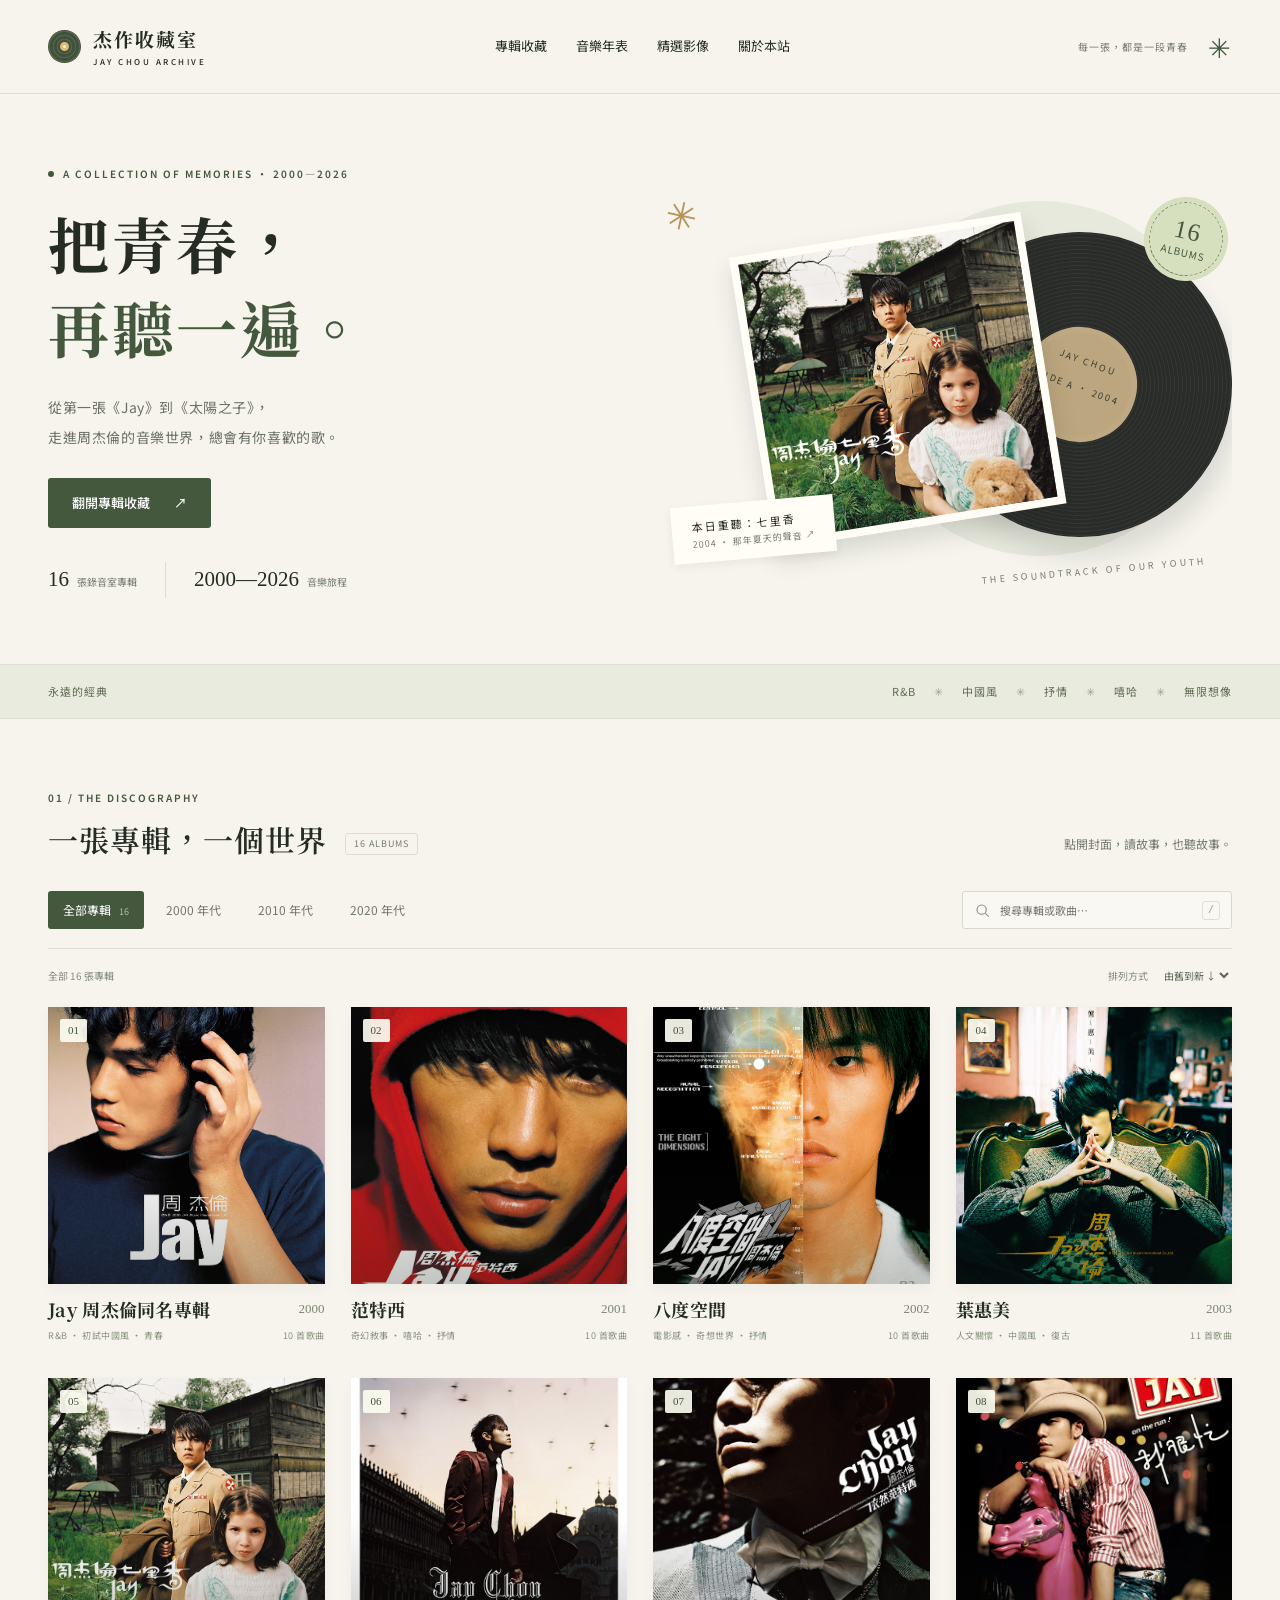
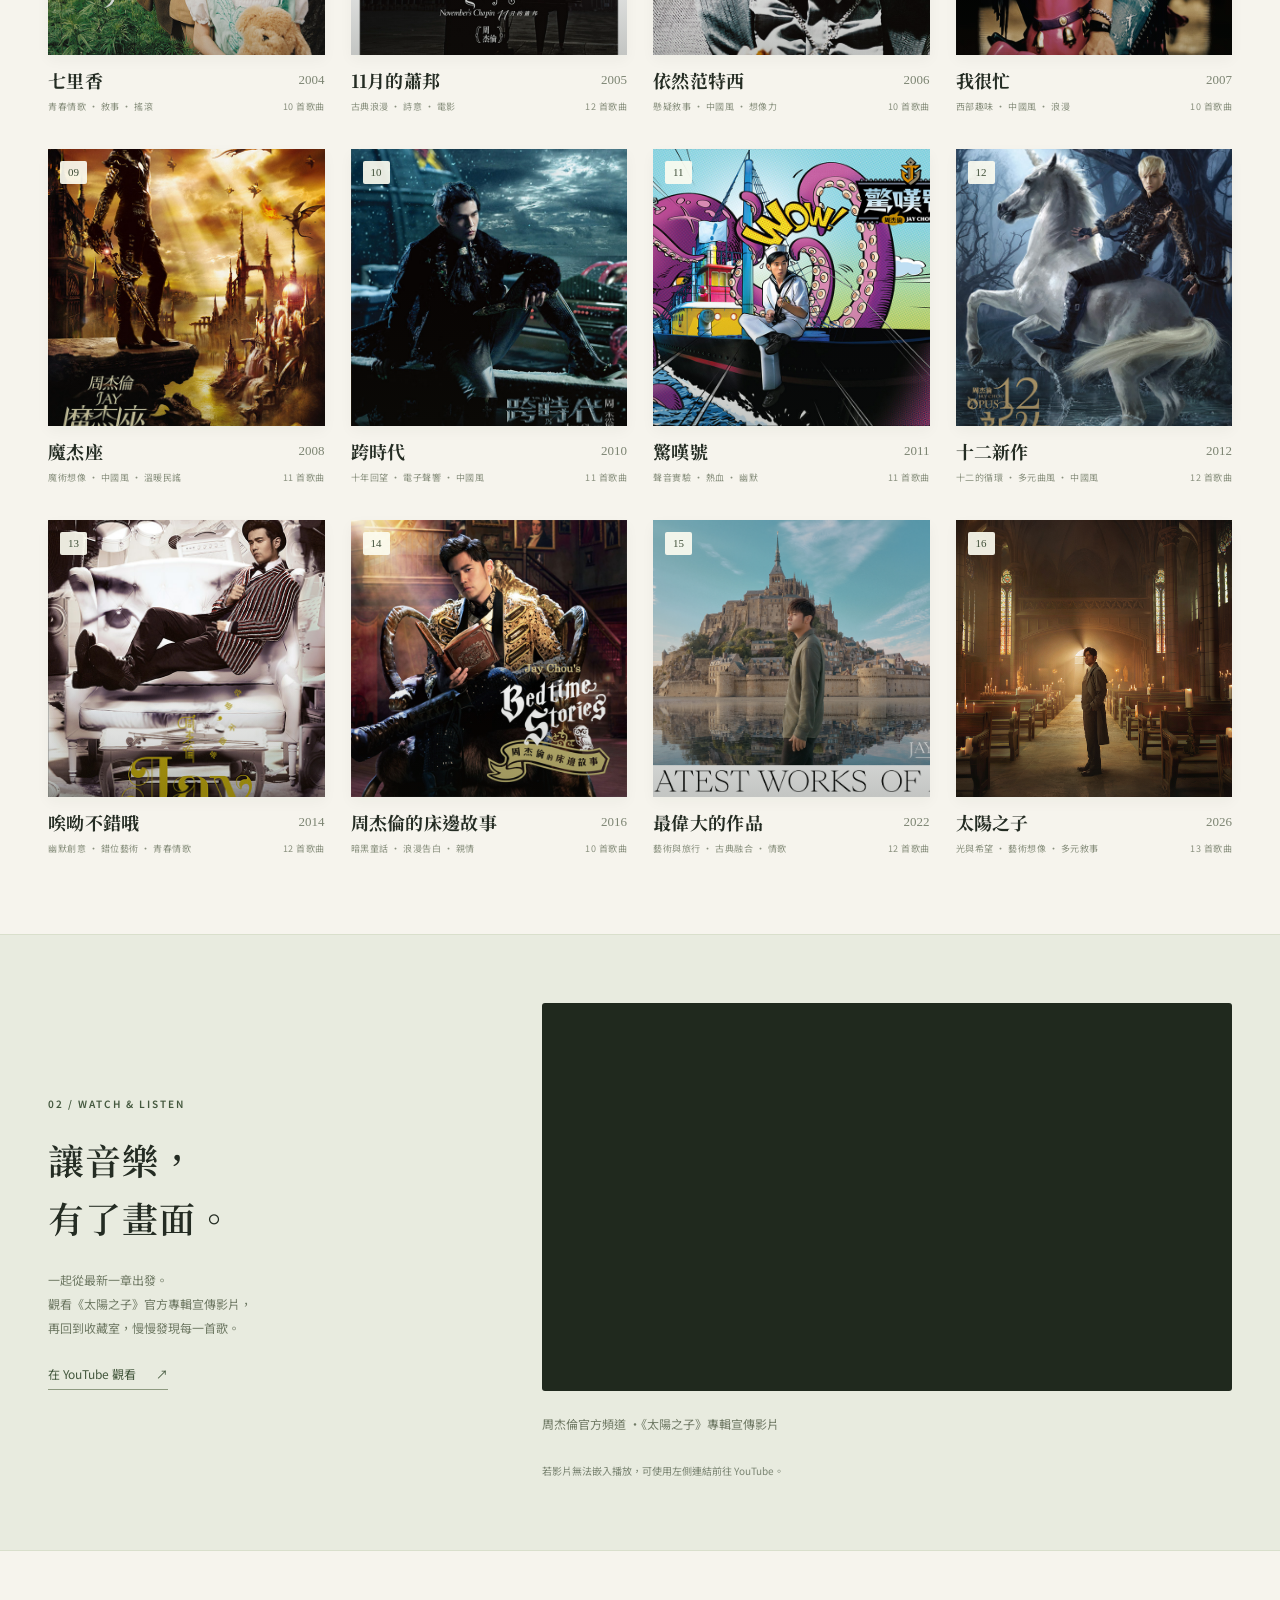
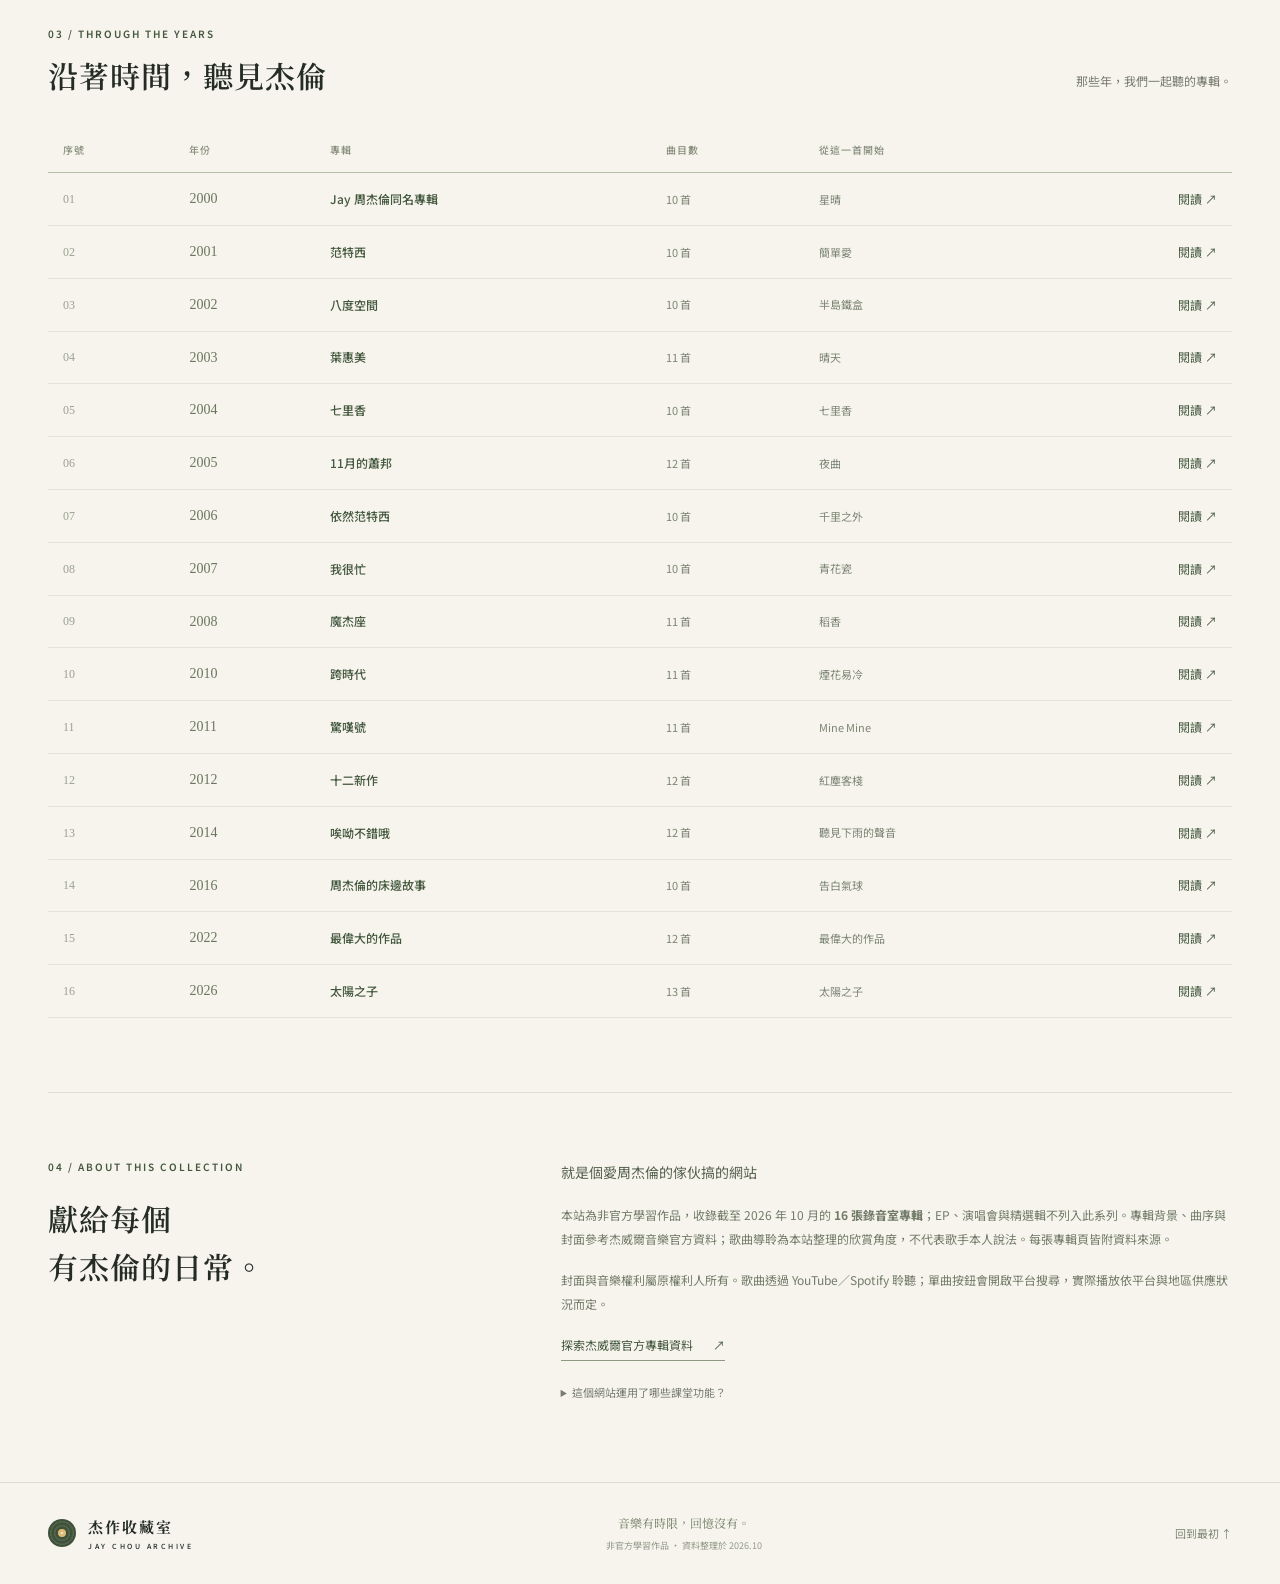
<file: index.html>
<!DOCTYPE html>
<html lang="zh-Hant">
<head>
  <meta charset="UTF-8">
  <meta name="viewport" content="width=device-width, initial-scale=1.0">
  <meta name="description" content="從 Jay 到太陽之子，走進周杰倫的16張錄音室專輯，讀歌曲故事，重聽陪我們長大的旋律。">
  <meta name="theme-color" content="#f5f3eb">
  <title>杰作收藏室｜周杰倫專輯導覽</title>
  <link rel="icon" href="assets/favicon.svg" type="image/svg+xml">
  <link rel="preconnect" href="https://fonts.googleapis.com">
  <link rel="preconnect" href="https://fonts.gstatic.com" crossorigin>
  <link href="https://fonts.googleapis.com/css2?family=Noto+Sans+TC:wght@400;500;600;700&family=Noto+Serif+TC:wght@500;600;700;800&display=swap" rel="stylesheet">
  <link rel="stylesheet" href="style.css?v=2">
  <script src="album-data.js" defer></script>
  <script src="app.js?v=2" defer></script>
</head>
<body>
  <a class="skip-link" href="#main">跳到主要內容</a>
  <!-- 導覽列：使用 nav 與頁內錨點連結。 -->
  <header class="site-header">
    <div class="container header-inner">
      <a class="brand" href="#home" aria-label="杰作收藏室首頁"><span class="brand-record" aria-hidden="true"></span><span>杰作收藏室<small>JAY CHOU ARCHIVE</small></span></a>
      <nav aria-label="主要導覽">
        <a href="#albums">專輯收藏</a><a href="#timeline">音樂年表</a><a href="#video">精選影像</a><a href="#about">關於本站</a>
      </nav>
      <span class="header-note">每一張，都是一段青春<span class="small-star" aria-hidden="true">✳</span></span>
    </div>
  </header>
  <main id="main">
    <div id="home-view">
      <!-- 章節與置中：每個 section 用 .container 控制寬度、margin 置中。 -->
      <section id="home" class="hero container">
        <div class="hero-copy">
          <p class="eyebrow"><span class="status-dot"></span> A COLLECTION OF MEMORIES · 2000—2026</p>
          <h1>把青春，<br><span>再聽一遍。</span></h1>
          <p class="hero-description">從第一張《Jay》到《太陽之子》，<br>走進周杰倫的音樂世界，總會有你喜歡的歌。</p>
          <a class="button button-primary" href="#albums">翻開專輯收藏 <span aria-hidden="true">↗</span></a>
          <div class="hero-facts"><span><b>16</b> 張錄音室專輯</span><span><b>2000—2026</b> 音樂旅程</span></div>
        </div> 
        <div class="hero-art" id="hero-art" aria-label="精選專輯唱片展示"></div>
      </section>
      <div class="chapter-strip"><div class="container"><span>永遠的經典</span><span>R&B <i>✳</i> 中國風 <i>✳</i> 抒情 <i>✳</i> 嘻哈 <i>✳</i> 無限想像</span></div></div>
      <section id="albums" class="collection container">
        <div class="section-heading"><div><p class="eyebrow">01 / THE DISCOGRAPHY</p><h2>一張專輯，一個世界<span class="count-label">16 ALBUMS</span></h2></div><p>點開封面，讀故事，也聽故事。</p></div>
        <div class="collection-controls">
          <div class="filter-tabs" role="group" aria-label="以年代篩選專輯"><button class="filter active" data-era="all" aria-pressed="true">全部專輯 <span>16</span></button><button class="filter" data-era="2000" aria-pressed="false">2000 年代</button><button class="filter" data-era="2010" aria-pressed="false">2010 年代</button><button class="filter" data-era="2020" aria-pressed="false">2020 年代</button></div>
          <label class="search-field"><svg viewBox="0 0 24 24" fill="none" stroke="currentColor" stroke-width="1.6" aria-hidden="true"><circle cx="10.8" cy="10.8" r="6.5"/><path d="m16 16 4.7 4.7"/></svg><input id="search" type="search" aria-label="搜尋專輯或歌曲" placeholder="搜尋專輯或歌曲…" autocomplete="off"><kbd>/</kbd></label>
        </div>
        <div class="collection-meta"><p id="result-count" aria-live="polite">全部 16 張專輯</p><label>排列方式 <select id="sort" aria-label="排列方式"><option value="asc">由舊到新 ↓</option><option value="desc">由新到舊 ↓</option></select></label></div>
        <div id="album-grid" class="album-grid"></div>
        <div id="empty-state" class="empty-state" hidden><span aria-hidden="true">♫</span><h3>還沒找到這首旋律</h3><p>試試「晴天」、「七里香」，或換一個年代。</p><button class="button button-outline" id="clear-filters">清除搜尋與篩選</button></div>
      </section>
      <section id="video" class="video-section"><div class="container video-layout"><div><p class="eyebrow">02 / WATCH & LISTEN</p><h2>讓音樂，<br>有了畫面。</h2><p>一起從最新一章出發。<br>觀看《太陽之子》官方專輯宣傳影片，<br>再回到收藏室，慢慢發現每一首歌。</p><a class="text-link" href="https://www.youtube.com/watch?v=Dz3Cu608VGU" target="_blank" rel="noopener noreferrer">在 YouTube 觀看 <span aria-hidden="true">↗</span></a></div><div class="video-frame"><iframe src="https://www.youtube-nocookie.com/embed/Dz3Cu608VGU" title="周杰倫第16張專輯《太陽之子》官方宣傳影片" loading="lazy" allow="accelerometer; clipboard-write; encrypted-media; gyroscope; picture-in-picture; web-share" referrerpolicy="strict-origin-when-cross-origin" allowfullscreen></iframe><p>周杰倫官方頻道 ·《太陽之子》專輯宣傳影片</p><small>若影片無法嵌入播放，可使用左側連結前往 YouTube。</small></div></div></section>
      <!-- 加分項目：表格整理專輯年表，按鈕可直接開啟介紹。 -->
      <section id="timeline" class="timeline-section container"><div class="section-heading"><div><p class="eyebrow">03 / THROUGH THE YEARS</p><h2>沿著時間，聽見杰倫</h2></div><p>那些年，我們一起聽的專輯。</p></div><div class="table-wrap"><table><caption class="sr-only">周杰倫16張錄音室專輯發行年表</caption><thead><tr><th scope="col">序號</th><th scope="col">年份</th><th scope="col">專輯</th><th scope="col">曲目數</th><th scope="col">從這一首開始</th><th scope="col"><span class="sr-only">專輯連結</span></th></tr></thead><tbody id="timeline-body"></tbody></table></div></section>
      <section id="about" class="about-section container"><div><p class="eyebrow">04 / ABOUT THIS COLLECTION</p><h2>獻給每個<br>有杰倫的日常。</h2></div><div class="about-copy"><p>就是個愛周杰倫的傢伙搞的網站
      </p><p>本站為非官方學習作品，收錄截至 2026 年 10 月的 <strong>16 張錄音室專輯</strong>；EP、演唱會與精選輯不列入此系列。專輯背景、曲序與封面參考杰威爾音樂官方資料；歌曲導聆為本站整理的欣賞角度，不代表歌手本人說法。每張專輯頁皆附資料來源。</p><p>封面與音樂權利屬原權利人所有。歌曲透過 YouTube／Spotify 聆聽；單曲按鈕會開啟平台搜尋，實際播放依平台與地區供應狀況而定。</p><a class="text-link" href="https://www.jvrmusic.com/artist/gallery/list/1150822038412333056?type=album" target="_blank" rel="noopener noreferrer">探索杰威爾官方專輯資料 <span aria-hidden="true">↗</span></a><details class="assignment-note"><summary>這個網站運用了哪些課堂功能？</summary><ul><li>導覽列：nav 與錨點連結切換各章節。</li><li>置中：.container 搭配 max-width 與 margin: auto。</li><li>章節：section 劃分專輯、影像、年表和關於。</li><li>.class：共用按鈕、卡片、標題與排版樣式。</li><li>影片：iframe 嵌入官方 YouTube 宣傳影片。</li><li>加分：篩選按鈕、搜尋、專輯年表與歌曲展開互動。</li></ul></details></div></section>
    </div>
    <div id="detail-view" hidden></div>
  </main>
  <footer class="site-footer"><div class="container"><a class="brand footer-brand" href="#home"><span class="brand-record" aria-hidden="true"></span><span>杰作收藏室<small>JAY CHOU ARCHIVE</small></span></a><p>音樂有時限，回憶沒有。<span>非官方學習作品 · 資料整理於 2026.10</span></p><a href="#home">回到最初 ↑</a></div></footer>
  <noscript><div class="noscript">請開啟 JavaScript 以瀏覽完整專輯與歌曲介紹。也可從上方連結前往杰威爾官方網站。</div></noscript>
</body>
</html>
</file>
<file: style.css>
/* 共用 .class：容器置中、色彩與按鈕樣式。 */
:root{--paper:#f6f4ed;--ink:#242c23;--olive:#44583e;--muted:#777c6e;--line:#dcded1;--cream:#e9e9dc;--serif:'Noto Serif TC','Songti TC',serif;--sans:'Noto Sans TC',sans-serif}
*{box-sizing:border-box}html{scroll-behavior:smooth;scroll-padding-top:100px}body{margin:0;color:var(--ink);background:var(--paper);font-family:var(--sans);font-size:14px;line-height:1.7}button,input,select{font:inherit}button,a,input,select,summary{-webkit-tap-highlight-color:transparent}a{color:inherit;text-decoration:none}button{cursor:pointer}button:disabled{cursor:default}button:focus-visible,a:focus-visible,input:focus-visible,select:focus-visible,summary:focus-visible{outline:3px solid #b9843e;outline-offset:5px}img{max-width:100%;display:block}button{color:inherit}h1,h2,h3,p{margin:0}h1,h2,h3{line-height:1.4}h1,h2{font-family:var(--serif)}[hidden]{display:none!important}.container{width:min(1200px,calc(100% - 96px));margin-inline:auto}.site-header{height:94px;border-bottom:1px solid var(--line);background:rgba(246,244,237,.97);position:sticky;top:0;z-index:20}.header-inner{display:flex;align-items:center;justify-content:space-between;height:100%;gap:26px}.brand{display:flex;align-items:center;gap:12px;font-family:var(--serif);font-weight:700;letter-spacing:2px;font-size:19px;flex-shrink:0}.brand small{display:block;font-family:var(--sans);font-size:8px;letter-spacing:2.5px;line-height:1.8;font-weight:500}.brand-record{width:33px;height:33px;display:block;flex-shrink:0;border-radius:50%;background:repeating-radial-gradient(circle,#40513b 0 2px,#52644a 3px 4px);position:relative}.brand-record:after{content:'';position:absolute;inset:12px;border-radius:50%;border:3px solid #debc75;background:var(--paper)}nav{display:flex;gap:29px;font-size:13px}nav a{position:relative;padding:12px 0}nav a:hover{color:var(--olive)}nav a:after{content:'';position:absolute;bottom:7px;left:0;right:0;transform:scaleX(0);height:1px;background:var(--olive);transition:transform .2s}nav a:hover:after{transform:scaleX(1)}.header-note{font-size:10px;color:var(--muted);letter-spacing:1px;display:flex;align-items:center;gap:20px}.small-star{font-size:27px;color:var(--olive)}.hero{display:grid;grid-template-columns:1fr 1fr;min-height:570px;align-items:center;padding-block:65px 60px;gap:28px;overflow:hidden}.eyebrow{font-size:10px;font-weight:600;letter-spacing:2px;display:flex;align-items:center;gap:9px;color:var(--olive);margin-bottom:19px}.status-dot{width:6px;height:6px;background:var(--olive);border-radius:50%}.hero h1{font-size:61px;letter-spacing:3px;line-height:1.38;font-weight:700}.hero h1 span{color:var(--olive)}.hero-description{color:#6a7163;line-height:2.1;margin:24px 0 26px;font-size:14px;letter-spacing:.6px}.button{display:inline-flex;align-items:center;justify-content:center;gap:24px;padding:13px 23px;border:1px solid transparent;border-radius:3px;font-size:13px;font-weight:500;transition:background .2s,transform .2s}.button:hover{transform:translateY(-2px)}.button-primary{background:var(--olive);color:#fff}.button-primary:hover{background:#31442c}.button-outline{border-color:#bdc3b3;background:transparent}.button-outline:hover{background:var(--cream)}.hero-facts{display:flex;gap:28px;margin-top:34px;color:var(--muted);font-size:10px}.hero-facts>span+span{padding-left:28px;border-left:1px solid var(--line)}.hero-facts b{color:var(--ink);font-family:Georgia,serif;font-size:21px;font-weight:400;margin-right:6px}.hero-art{height:405px;position:relative;isolation:isolate;display:flex;justify-content:center;align-items:center}.hero-art:before{content:'';position:absolute;width:355px;height:355px;background:#e8e9dd;border-radius:50%;z-index:-2;right:14px;top:22px}.hero-art:after{content:'THE SOUNDTRACK OF OUR YOUTH';font-size:9px;letter-spacing:3px;position:absolute;bottom:6px;right:25px;transform:rotate(-5deg);color:var(--muted)}.hero-vinyl{position:absolute;width:305px;height:305px;right:0;top:53px;border-radius:50%;background:repeating-radial-gradient(circle at center,#292c29 0,#292c29 2px,#353835 3px,#232623 4px);box-shadow:10px 16px 24px #29302422;transform:rotate(20deg);z-index:-1}.hero-vinyl:before{content:'';position:absolute;inset:95px;border-radius:50%;background:#bca67f;border:6px solid #bea982}.hero-vinyl:after{content:'JAY CHOU\A SIDE A · 2004';white-space:pre;text-align:center;line-height:3;font-size:9px;letter-spacing:2px;position:absolute;inset:115px 60px;color:#383d32}.hero-cover{width:295px;height:295px;object-fit:cover;transform:rotate(-9deg) translate(-45px,-8px);border:8px solid #fffdf5;box-shadow:0 12px 23px #242c2325}.hero-sticker{position:absolute;right:9px;top:23px;z-index:3;width:74px;height:74px;display:flex;align-items:center;justify-content:center;flex-direction:column;background:#d7e0be;border-radius:50%;color:var(--olive);transform:rotate(13deg);font-size:10px;letter-spacing:1px;border:1px dashed #7b8a63;outline:5px solid #d7e0be}.hero-sticker b{font-family:Georgia,serif;font-size:25px;font-weight:400;line-height:1.1}.polaroid-caption{position:absolute;bottom:26px;left:18px;background:#fffdf6;padding:12px 20px 11px;box-shadow:0 3px 10px #252e2310;transform:rotate(-5deg);font-size:11px;letter-spacing:2px}.polaroid-caption span{color:var(--muted);font-size:9px;display:block;letter-spacing:1px}.scribble-star{position:absolute;top:3px;left:12px;font-size:38px;color:#b8945c;transform:rotate(12deg)}.chapter-strip{background:#e9ebdf;border-block:1px solid #dce0d1;font-size:11px;letter-spacing:1px;color:#606c54}.chapter-strip .container{display:flex;justify-content:space-between;gap:20px;padding-block:17px}.chapter-strip i{font-style:normal;padding:0 15px;color:#9ba18b}.collection{padding-block:70px 78px}.section-heading{display:flex;justify-content:space-between;align-items:flex-end;gap:24px;margin-bottom:31px}.section-heading .eyebrow{margin-bottom:12px}h2{font-size:30px;letter-spacing:1px;font-weight:600}.section-heading>p{font-size:12px;color:var(--muted);padding-bottom:5px}.count-label{font-family:var(--sans);font-size:9px;color:var(--muted);letter-spacing:1px;font-weight:400;display:inline-block;vertical-align:middle;margin-left:18px;padding:4px 8px;border:1px solid var(--line);border-radius:3px}.collection-controls{display:flex;justify-content:space-between;align-items:center;gap:20px;border-bottom:1px solid var(--line);padding-bottom:19px}.filter-tabs{display:flex;gap:7px}.filter{border:0;background:transparent;padding:9px 15px;border-radius:3px;font-size:12px;color:#727868;white-space:nowrap}.filter.active{background:var(--olive);color:#fff}.filter:not(.active):hover{background:#e8eadd}.filter span{font-size:9px;margin-left:5px;opacity:.6}.search-field{display:flex;align-items:center;border:1px solid #d5dacb;padding:8px 11px;gap:7px;border-radius:3px;width:270px;background:#f9f8f2}.search-field svg{width:17px;height:17px;color:#8a907f;flex-shrink:0}.search-field input{width:100%;border:0;outline:0;background:transparent;font-size:11px;color:var(--ink);min-width:0}.search-field:focus-within{outline:2px solid #8d9f7f;outline-offset:2px}.search-field kbd{color:#979c8b;font-size:10px;border:1px solid #dde0d6;border-radius:3px;padding:0 5px}.collection-meta{display:flex;justify-content:space-between;align-items:center;color:#858a7e;font-size:10px;padding-block:18px 23px}.collection-meta select{color:#5b6554;background:transparent;border:0;font-size:10px;cursor:pointer;margin-left:10px}.album-grid{display:grid;grid-template-columns:repeat(4,minmax(0,1fr));gap:35px 26px}.album-card{min-width:0;display:block}.cover-wrap{position:relative;aspect-ratio:1;background:#e4e6da;overflow:hidden;box-shadow:0 5px 13px #2630200a}.cover-wrap img{width:100%;height:100%;object-fit:cover;transition:transform .45s}.album-card:hover img{transform:scale(1.035)}.cover-shade{position:absolute;inset:0;background:linear-gradient(transparent 50%,#10180f40);pointer-events:none}.cover-number{position:absolute;left:12px;top:12px;font-family:Georgia,serif;font-size:11px;background:#fcfcf0eb;border-radius:2px;padding:2px 8px;color:#405039}.cover-arrow{position:absolute;right:13px;bottom:13px;width:32px;height:32px;display:grid;place-items:center;border:1px solid #ffffff90;border-radius:50%;color:white;opacity:0;transform:translateY(6px);transition:.2s;background:#25341a45}.album-card:hover .cover-arrow,.album-card:focus-visible .cover-arrow{opacity:1;transform:translateY(0)}.album-topline{display:flex;align-items:center;justify-content:space-between;margin-top:13px;gap:8px}.album-topline h3{font-family:var(--serif);font-size:18px;letter-spacing:.3px;font-weight:700}.album-year{font-family:Georgia,serif;font-size:13px;color:#7d8573}.album-subline{display:flex;align-items:center;justify-content:space-between;margin-top:6px;font-size:9px;letter-spacing:.5px;color:#89907e;gap:7px}.album-tags{white-space:nowrap;overflow:hidden;text-overflow:ellipsis}.search-match{font-size:10px;color:#597044;margin-top:8px}.empty-state{text-align:center;padding:70px 20px}.empty-state>span{font-size:42px;color:#98a186}.empty-state h3{font-family:var(--serif);font-size:23px}.empty-state p{color:var(--muted);margin:12px 0 22px}.video-section{padding-block:68px;background:#e8ebdf;border-block:1px solid #d9dfcc}.video-layout{display:grid;grid-template-columns:.75fr 1.25fr;gap:80px;align-items:center}.video-layout h2{font-size:36px;line-height:1.6}.video-layout>div>p:not(.eyebrow){margin:21px 0 22px;color:#707a65;font-size:12px;line-height:2}.text-link{display:inline-flex;gap:20px;border-bottom:1px solid #8e9a80;padding-bottom:5px;color:var(--olive);font-size:12px}.text-link:hover{color:#21331b}.video-frame iframe{display:block;aspect-ratio:16/9;width:100%;border:0;background:#20291e;border-radius:3px}.video-frame>p{font-size:11px;color:#65715b;margin-top:11px}.video-frame small{font-size:10px;color:#7a8472}.timeline-section{padding-block:74px}.table-wrap{overflow-x:auto}table{border-collapse:collapse;width:100%;text-align:left;font-size:12px}th{color:#89907e;font-weight:500;font-size:10px;letter-spacing:1px;padding:14px 15px;border-bottom:1px solid #b6bfaa}td{padding:14px 15px;border-bottom:1px solid #e2e4d9}td:first-child{color:#9aa18f;font-family:Georgia,serif}td:nth-child(2){color:#6a775e;font-family:Georgia,serif;font-size:14px}td:nth-child(3){font-weight:500}td:nth-child(4),td:nth-child(5){color:#7d8574;font-size:11px}tr:hover td{background:#eeefe5}td:last-child{text-align:right}td a{color:var(--olive)}.about-section{display:grid;grid-template-columns:.8fr 1.2fr;gap:65px;padding-block:65px 80px;border-top:1px solid var(--line)}.about-section h2{line-height:1.6}.about-copy>p{font-size:12px;color:#737c69;line-height:2;margin-bottom:17px}.about-copy>p:first-child{font-size:14px;color:#56614e}.assignment-note{margin-top:22px;font-size:11px;color:var(--muted)}.assignment-note summary{cursor:pointer}.assignment-note li{margin:5px 0}.site-footer{border-top:1px solid var(--line);padding-block:30px}.site-footer>.container{display:flex;justify-content:space-between;align-items:center;gap:30px}.footer-brand{font-size:15px}.footer-brand small{font-size:7px}.footer-brand .brand-record{width:28px;height:28px}.footer-brand .brand-record:after{inset:10px}.site-footer p{color:#707c64;font-family:var(--serif);font-size:12px;text-align:center}.site-footer p span{font-family:var(--sans);display:block;margin-top:5px;font-size:9px;color:#929a88}.site-footer>.container>a:last-child{font-size:11px;color:#7d8673}.skip-link{position:fixed;top:-100px;left:12px;z-index:100;background:#fff;padding:12px}.skip-link:focus{top:12px}.sr-only{position:absolute;width:1px;height:1px;padding:0;margin:-1px;overflow:hidden;clip:rect(0,0,0,0);white-space:nowrap;border:0}.noscript{padding:30px;text-align:center;background:#f0dfb8}
/* 專輯內頁 */
.detail-container{padding-block:33px 65px}.breadcrumb{font-size:11px;color:#7e8874;display:flex;gap:12px;align-items:center;margin-bottom:38px}.breadcrumb a:hover{text-decoration:underline}.album-hero{display:grid;grid-template-columns:325px 1fr;gap:58px;align-items:center;margin-bottom:48px}.detail-cover{width:100%;height:auto;aspect-ratio:1;object-fit:cover;border:9px solid #fffdf7;box-shadow:0 12px 35px #26302018}.album-info h1{font-size:42px;font-family:var(--serif);line-height:1.4;letter-spacing:2px}.album-english{font-size:12px;letter-spacing:2px;color:var(--muted);margin-top:9px}.tag-row{display:flex;flex-wrap:wrap;gap:8px;margin:20px 0}.tag{font-size:10px;background:#e9ecde;color:#667558;border-radius:3px;padding:4px 10px}.album-background{color:#717c65;font-size:13px;line-height:2.1;max-width:650px}.listen-buttons{display:flex;flex-wrap:wrap;gap:11px;margin-top:23px}.listen-buttons .button{padding:10px 17px;font-size:11px;gap:14px}.source-link{display:inline-block;font-size:10px;color:#8d967f;text-decoration:underline;text-underline-offset:4px;margin-top:17px}.track-section{border-top:1px solid var(--line);padding-top:34px}.track-heading{display:flex;align-items:end;justify-content:space-between;margin-bottom:22px;gap:20px}.track-heading h2{font-size:26px}.track-heading p{font-size:11px;color:var(--muted)}.track-row{border-bottom:1px solid var(--line)}.track-row summary{list-style:none;cursor:pointer;display:flex;align-items:center;padding:18px 8px;gap:24px}.track-row summary::-webkit-details-marker{display:none}.track-no{font-family:Georgia,serif;color:#909b83;font-size:13px;width:24px;flex-shrink:0}.track-title{font-size:14px;font-weight:500}.track-hint{font-size:10px;color:#8c957f;margin-left:auto}.track-plus{font-size:20px;color:#758267;width:20px;text-align:center}.track-row[open] .track-plus{transform:rotate(45deg)}.track-row[open]{background:#eeefe5}.track-row[open] summary{padding-bottom:10px}.track-row summary:hover{background:#eeefe5}.track-body{padding:4px 50px 22px}.track-body>p{font-size:12px;line-height:2;color:#69765d;max-width:780px;margin-bottom:10px}.track-body strong{color:#4f6043;font-size:10px;margin-right:11px;font-weight:600}.track-background{border-left:2px solid #bac5ac;padding-left:15px}.track-body .listen-buttons{margin-top:15px}.track-body .button{padding:7px 13px;font-size:10px}.track-body .platform-note{font-size:9px;color:#8a947e;margin-top:8px}.album-pagination{display:flex;justify-content:space-between;gap:20px;margin-top:42px;border-top:1px solid var(--line);padding-top:23px}.album-pagination a{font-size:13px;color:var(--olive)}.album-pagination span{display:block;font-size:9px;letter-spacing:1px;color:#909984;margin-bottom:5px}.album-pagination a:last-child{text-align:right}.detail-credits{font-size:10px;color:#8c9580;line-height:2;margin:27px 0}.error-detail{text-align:center;padding-block:100px}.error-detail h1{font-size:30px;margin-bottom:25px}
@media(min-width:1500px){.container{width:min(1250px,calc(100% - 120px))}.hero{min-height:610px}.hero h1{font-size:68px}.hero-art{height:440px}.hero-cover{width:330px;height:330px}.hero-vinyl{width:340px;height:340px}.hero-vinyl:before{inset:110px}.hero-vinyl:after{inset:132px 60px}}
@media(max-width:1100px){.container{width:calc(100% - 64px)}.header-note{display:none}.hero h1{font-size:52px}.hero-art{height:360px}.hero-cover{width:260px;height:260px;transform:rotate(-9deg) translate(-20px,-8px)}.hero-vinyl{width:270px;height:270px;top:40px;right:-20px}.hero-vinyl:before{inset:84px}.hero-vinyl:after{inset:103px 60px}.hero-art:before{width:300px;height:300px;right:-5px}.hero-sticker{right:0}.hero-art:after{font-size:8px;right:0}.hero{min-height:530px}.album-grid{gap:28px 20px}.album-topline h3{font-size:16px}.album-subline{font-size:8px}.album-hero{grid-template-columns:280px 1fr;gap:35px}.section-heading>p{font-size:11px}.collection-controls{gap:10px}.filter{padding:9px 10px}.search-field{width:235px}.video-layout{gap:40px}}
@media(max-width:760px){html{scroll-padding-top:115px}.container{width:calc(100% - 40px)}.site-header{height:108px}.header-inner{flex-wrap:wrap;gap:0;justify-content:center;padding-block:14px 8px}.brand{font-size:17px;gap:9px}.brand-record{width:28px;height:28px}.brand-record:after{inset:10px}.brand small{font-size:7px}.header-inner nav{width:100%;justify-content:center;gap:28px;font-size:11px}nav a{padding:7px 0}.hero{grid-template-columns:1fr;gap:14px;padding-block:36px 30px;text-align:center;min-height:0}.hero-copy .eyebrow{justify-content:center;font-size:8px;letter-spacing:1.5px;margin-bottom:18px}.hero h1{font-size:46px;letter-spacing:2px}.hero-description{font-size:12px;margin:18px 0 23px}.hero-facts{justify-content:center;gap:20px;margin-top:25px}.hero-facts>span+span{padding-left:20px}.hero-facts b{font-size:19px}.hero-art{height:330px;max-width:390px;width:100%;margin:8px auto 0}.hero-cover{width:245px;height:245px;transform:rotate(-9deg) translate(-22px,-8px)}.hero-vinyl{width:255px;height:255px;top:35px;right:2px}.hero-vinyl:before{inset:79px}.hero-vinyl:after{inset:97px 60px}.hero-sticker{top:22px;right:7px;width:60px;height:60px;font-size:8px}.hero-sticker b{font-size:23px}.hero-art:before{width:280px;height:280px;right:0;top:20px}.hero-art:after{bottom:5px;font-size:7px;letter-spacing:1.5px}.polaroid-caption{left:13px;bottom:20px;font-size:10px;padding:9px 14px}.polaroid-caption span{font-size:8px}.scribble-star{left:10px;top:8px;font-size:30px}.chapter-strip .container{justify-content:center;padding-block:13px}.chapter-strip .container>span:first-child{font-size:10px;letter-spacing:.3px}.chapter-strip .container>span+span{display:none}.collection{padding-block:43px}.section-heading{display:block;margin-bottom:22px}.section-heading>p{margin-top:10px}.section-heading .eyebrow{font-size:9px;margin-bottom:10px}h2{font-size:25px}.count-label{font-size:7px;margin-left:9px;padding:2px 5px;letter-spacing:0}.collection-controls{align-items:stretch;flex-direction:column;gap:15px;padding-bottom:16px}.filter-tabs{gap:5px;justify-content:space-between}.filter{font-size:10px;padding:9px 9px}.filter span{font-size:8px;margin-left:2px}.search-field{width:100%;padding-block:10px}.search-field input{font-size:12px}.search-field kbd{display:none}.collection-meta{font-size:9px;padding-block:15px 19px}.album-grid{grid-template-columns:repeat(2,minmax(0,1fr));gap:27px 17px}.album-topline{margin-top:10px}.album-topline h3{font-size:15px;line-height:1.45}.album-year{font-size:11px}.album-topline{align-items:baseline;gap:5px}.album-subline{font-size:8px;letter-spacing:0;gap:3px}.cover-number{font-size:9px;top:8px;left:8px;padding:1px 5px}.cover-arrow{width:25px;height:25px;right:8px;bottom:8px;opacity:1;transform:none;font-size:12px}.video-section{padding-block:40px}.video-layout{grid-template-columns:1fr;gap:25px}.video-layout h2{font-size:30px}.video-layout>div>p:not(.eyebrow){margin:15px 0;font-size:11px}.video-frame>p{font-size:10px}.video-frame small{font-size:9px}.timeline-section{padding-block:44px}.table-wrap th,.table-wrap td{padding:12px 8px;white-space:nowrap}.table-wrap th:first-child,.table-wrap td:first-child{display:none}td:nth-child(3){font-size:11px}td:nth-child(4),td:nth-child(5){font-size:10px}.about-section{grid-template-columns:1fr;gap:25px;padding-block:40px}.about-section h2 br{display:none}.about-copy>p{font-size:11px}.about-copy>p:first-child{font-size:12px}.site-footer>.container{flex-wrap:wrap;justify-content:center;gap:23px}.site-footer p{width:100%;order:3;font-size:11px}.footer-brand{font-size:14px}.site-footer>.container>a:last-child{margin-left:auto}.site-footer>.container>.brand{margin-right:auto}.detail-container{padding-top:22px}.breadcrumb{font-size:10px;margin-bottom:25px}.album-hero{grid-template-columns:1fr;gap:25px;margin-bottom:30px}.detail-cover{width:230px;margin-inline:auto}.album-info{text-align:center}.album-info .eyebrow{justify-content:center}.album-info h1{font-size:32px}.album-english{font-size:10px}.tag-row{justify-content:center;margin:16px 0}.album-background{text-align:left;font-size:12px;line-height:2}.album-info .listen-buttons{justify-content:center}.listen-buttons .button{font-size:10px;padding:10px 13px;gap:10px}.track-heading{display:block}.track-heading p{margin-top:9px;font-size:10px}.track-heading h2{font-size:24px}.track-row summary{gap:13px;padding:16px 6px}.track-title{font-size:13px}.track-hint{font-size:9px}.track-no{width:20px;font-size:12px}.track-body{padding:4px 13px 19px 39px}.track-body>p{font-size:11px}.track-body strong{display:block}.track-body .listen-buttons{gap:8px}.track-body .button{font-size:9px;gap:8px;padding:7px 9px}.album-pagination a{font-size:11px}.detail-credits{font-size:9px}.error-detail h1{font-size:24px}}
@media(prefers-reduced-motion:reduce){html{scroll-behavior:auto}*,*:before,*:after{transition:none!important;animation:none!important}}
</file>
